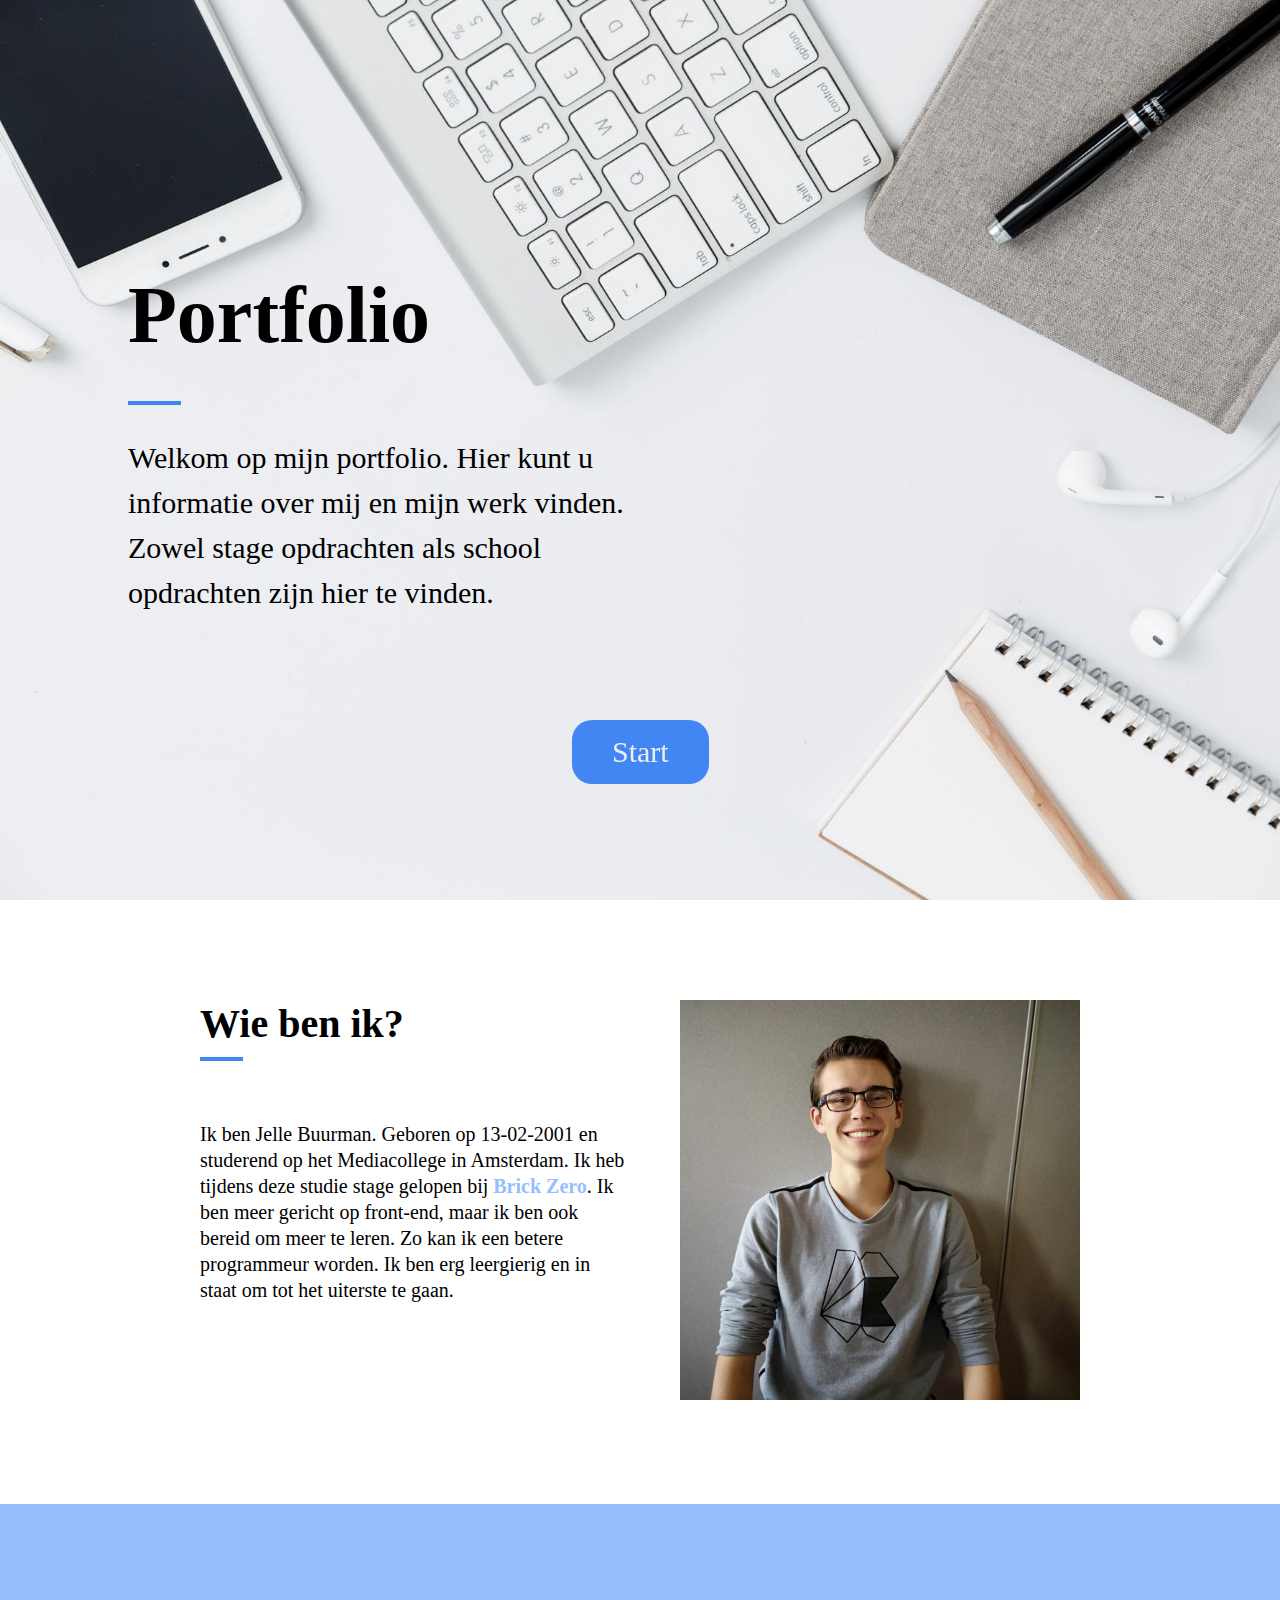
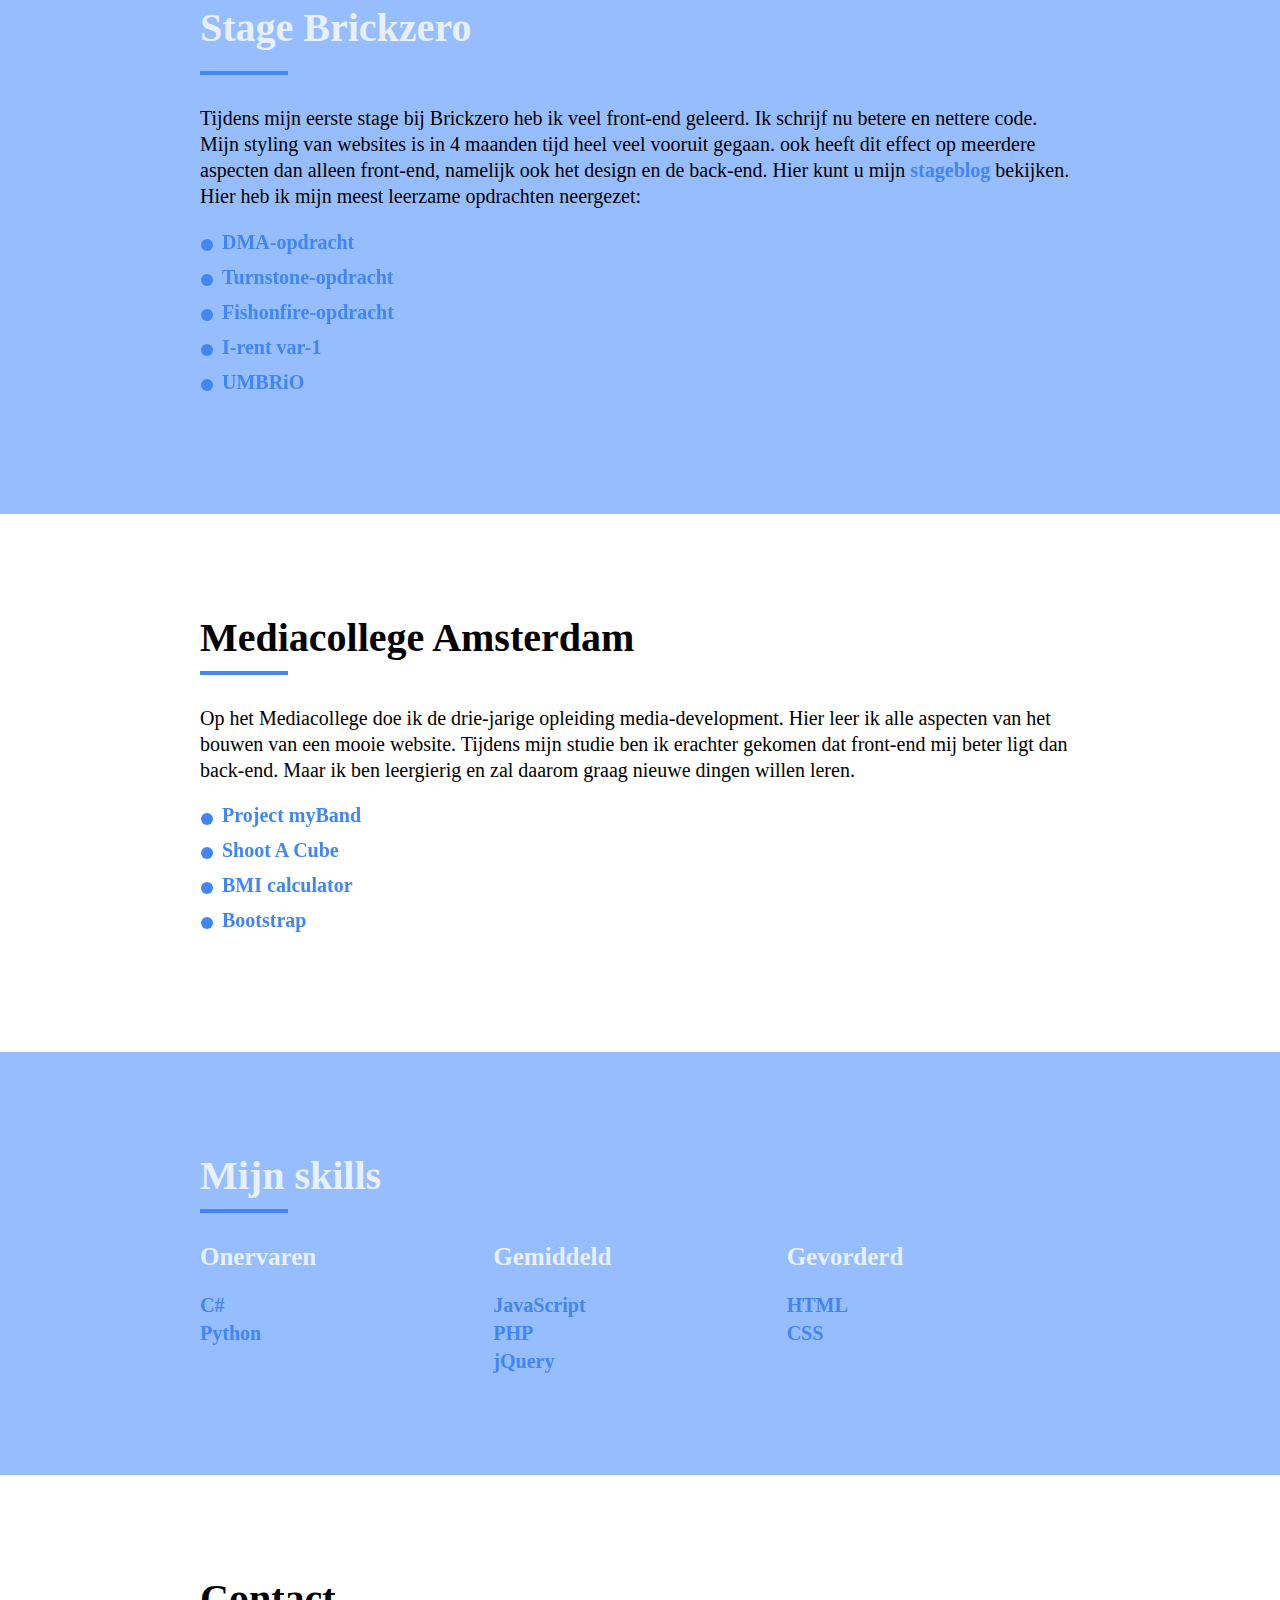
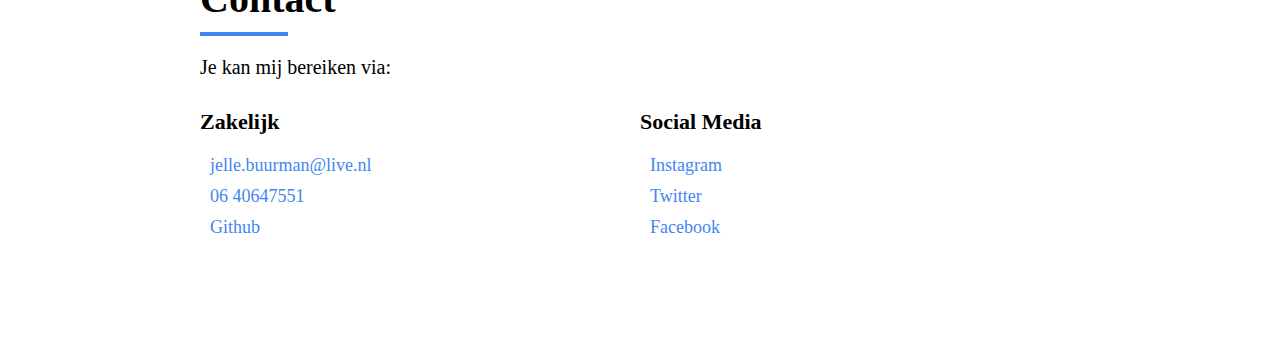
<file: index.html>
<!doctype html>
<html lang="en">
<head>
    <meta charset="UTF-8">
    <meta name="viewport"
          content="width=device-width, user-scalable=no, initial-scale=1.0, maximum-scale=1.0, minimum-scale=1.0">
    <meta http-equiv="X-UA-Compatible" content="ie=edge">
    <meta name="keywords" content="portoflio,school,jelle,buurman,jelle buurman,study,programmer">
    <link rel="stylesheet" href="https://use.fontawesome.com/releases/v5.6.3/css/all.css"
          integrity="sha384-UHRtZLI+pbxtHCWp1t77Bi1L4ZtiqrqD80Kn4Z8NTSRyMA2Fd33n5dQ8lWUE00s/" crossorigin="anonymous">
    <link rel="stylesheet" href="style.css">
    <title>Portfolio Jelle Buurman</title>
</head>
<body>
<div class="top"></div>
<div class="text">
    <div class="textTop">
        Portfolio
    </div>
    <div class="line"></div>
    <div class="textBottom">
        Welkom op mijn portfolio. Hier kunt u informatie over mij en mijn werk vinden. Zowel stage opdrachten als school
        opdrachten zijn hier te vinden.
    </div>
</div>

<div class="button">
    <a href="#overMij">Start</a>
</div>
<div data-aos="fade-right">
    <div class="overMij" id="overMij">
        <div class="overMij-in">
            <div class="left">
                <div class="title">Wie ben ik?</div>
                <div class="line"></div>
                <div class="textBlock">Ik ben Jelle Buurman. Geboren op 13-02-2001 en studerend op het Mediacollege in
                    Amsterdam. Ik heb tijdens deze studie stage gelopen bij <a href="https://brickzero.com" target="_blank">Brick
                        Zero</a>.
                    Ik ben meer gericht op front-end, maar ik ben ook bereid om meer te leren. Zo kan ik een betere
                    programmeur worden. Ik ben erg leergierig en in staat om tot het uiterste te gaan.
                </div>
            </div>
            <div class="right">
                <img src="Ikke.jpg" alt="">
            </div>
        </div>
    </div>
</div>
<div class="uitlegStage">
    <div class="uitlegTop">Stage Brickzero</div>
    <div class="line"></div>
    <div class="uitlegBottom">
        Tijdens mijn eerste stage bij Brickzero heb ik veel front-end geleerd. Ik schrijf nu betere en nettere code.
        Mijn styling van websites is in 4 maanden tijd heel veel vooruit gegaan. ook heeft dit effect op meerdere
        aspecten dan alleen front-end, namelijk ook het design en de back-end. Hier kunt u mijn <a
            href="http://25158.hosts1.ma-cloud.nl/bewijzenmap/periode2.1/cms/WordPressOpdrachten/wordpress/">stageblog</a> bekijken. Hier heb ik mijn meest leerzame
        opdrachten neergezet:
    </div>

    <div class="opdrachtenLijst">
        <div class="lijstBottom">
            <ul>
                <li class="item"><a href="https://jelle-dma.brickzero.style/" target="_blank">DMA-opdracht</a> <i
                        class="fas fa-info-circle"></i>
                    <div class="info">
                        <div class="info-in">Aan het begin van mijn eerste stage bij Brickzero kreeg ik een
                            oefenopdracht.
                            Dit was het namaken van een van hun vorige projecten. Hier heb ik gewerkt met HTML en CSS.
                        </div>
                    </div>
                </li>
                <li class="item"><a href="https://turnstone.brickzero.site/" target="_blank">Turnstone-opdracht</a> <i
                        class="fas fa-info-circle"></i>
                    <div class="info">
                        <div class="info-in">Turnstone was de eerste echte klant waar ik mee aan werkte. Ik heb van deze
                            site verschillende onderdelen gemaakt op front-end.
                        </div>
                    </div>
                </li>
                <li class="item"><a href="https://fishonfire.brickzero.site/" target="_blank">Fishonfire-opdracht</a> <i
                        class="fas fa-info-circle"></i>
                    <div class="info">
                        <div class="info-in">Fishonefire was een lastige site om te maken, omdat deze veel nieuwe
                            aspecten
                            voor mij had. Deze heb ik samen met de andere front-enders in elkaar gezet.
                        </div>
                    </div>
                </li>
                <li class="item"><a href="https://i-rent-huis-variant-1.brickzero.style/" target="_blank">I-rent
                    var-1</a>
                    <i
                            class="fas fa-info-circle"></i>
                    <div class="info">
                        <div class="info-in">Met i-rent hebben wij 3 sites moeten maken. Dit is variant 1. Dit was
                            anders
                            werken omdat wij met vooraf gedefineerde kleuren werkten.
                        </div>
                    </div>
                </li>
                <li class="item"><a href="https://umbrio.brickzero.site/" target="_blank">UMBRiO</a> <i
                        class="fas fa-info-circle"></i>
                    <div class="info">
                        <div class="info-in">UBRiO was een toffe opdracht. Dit vind ik zelf de mooiste site waar ik mee
                            heb
                            geholpen om te stylen. Deze site heeft veel jQuery effecten wat ik ook heb toegepast.
                        </div>
                    </div>
                </li>
            </ul>
        </div>
    </div>
</div>

<div class="uitlegSchool">
    <div class="schoolTop">Mediacollege Amsterdam</div>
    <div class="line"></div>
    <div class="schoolBottom">
        Op het Mediacollege doe ik de drie-jarige opleiding media-development. Hier leer ik alle aspecten van het bouwen
        van een mooie website. Tijdens mijn studie ben ik erachter gekomen dat front-end mij beter ligt dan back-end.
        Maar ik ben leergierig en zal daarom graag nieuwe dingen willen leren.
    </div>
    <div class="opdrachtenLijst">
        <div class="lijstBottom">
            <ul>
                <li class="item"><a
                        href="http://25158.hosts1.ma-cloud.nl/bewijzenmap/jaar1/periode1.4/proj/myBand/public/index.php"
                        target="_blank">Project myBand</a> <i
                        class="fas fa-info-circle"></i>
                    <div class="info">
                        <div class="info-in">
                            Deze site was een opdracht aan het einde van leerjaar 1. Dit is gemaakt in smarty. Zelf ben
                            ik trots qua back-end maar de front-end kon beter wat mij betreft.
                        </div>
                    </div>
                </li>
                <li class="item"><a href="http://25158.hosts1.ma-cloud.nl/bewijzenmap/jaar1/periode1.3/dvt/ShootACubeBuild/index.html" target="_blank">Shoot A Cube</a> <i
                        class="fas fa-info-circle"></i>
                    <div class="info">
                        <div class="info-in">
                            In leerjaar 1 ben ik ook 1 periode game development gaan doen. Dit was mijn leukste project.
                            Het is gemaakt in Unity en C#. Naast dat ik media development leuker vind, vond ik dit een
                            super leuke opdracht om te maken.
                        </div>
                    </div>
                </li>
                <li class="item"><a href="http://25158.hosts1.ma-cloud.nl/bewijzenmap/jaar1/periode1.3/bap/opdracht5/" target="_blank">BMI calculator</a> <i
                        class="fas fa-info-circle"></i>
                    <div class="info">
                        <div class="info-in">
                            Aan het einde van leerjaar 1 kregen wij de opdracht om doormiddel van php een bmi calculator
                            te maken. Ik ben trots op het resultaat en kreeg hier ook een goed cijfer voor. Wel is de
                            front-end iets minder.
                        </div>
                    </div>
                </li>
                <li class="item"><a href="http://25158.hosts1.ma-cloud.nl/bewijzenmap/periode2.1/fro/bootstrap/" target="_blank">Bootstrap</a>
                    <i class="fas fa-info-circle"></i>
                    <div class="info">
                        <div class="info-in">
                            In leerjaar 2 kregen wij de opdracht om met bootstrap te werken. Na even uitvogelen hoe dat
                            precies werkt, lukte het me al snel om het onder de knie te krijgen. Ik ben trots op het
                            resultaat wat ik heb opgeleverd.
                        </div>
                    </div>
                </li>
            </ul>
        </div>
    </div>
</div>
<div class="skills">
    <div class="skillsTop">Mijn skills</div>
    <div class="line"></div>
    <div class="skillsBottom">
        <div class="onervaren skillPoint">
            <div class="skillTitle">Onervaren</div>
            <div class="skillSubs">C# Python</div>
        </div>
        <div class="gemiddeld skillPoint">
            <div class="skillTitle">Gemiddeld</div>
            <div class="skillSubs">JavaScript PHP jQuery</div>
        </div>
        <div class="gevorderd skillPoint">
            <div class="skillTitle">Gevorderd</div>
            <div class="skillSubs">HTML CSS</div>
        </div>
    </div>
</div>

<div class="contact">
    <div class="contactTop">Contact</div>
    <div class="line"></div>
    <div class="contactMid">
        Je kan mij bereiken via:
    </div>
    <div class="contactBottom">
        <div class="contactLinks">
            <div class="contactLinksTop">Zakelijk</div>
            <a href="mailto:jelle.buurman@live.nl"><i class="fas fa-envelope"></i>jelle.buurman@live.nl</a>
            <a href="tel:0640647551"><i class="fas fa-phone"></i>06 40647551</a>
            <a href="https://github.com/ItsGelle" target="_blank"><i class="fab fa-github"></i>Github</a>
        </div>
        <div class="contactSocialMedia">
            <div class="contactSocialMediaTop">Social Media</div>
            <a href="https://www.instagram.com/jellebuurman/" target="_blank"><i class="fab fa-instagram"></i> Instagram</a>
            <a href="https://twitter.com/ItsJelle__" target="_blank"><i class="fab fa-twitter-square"></i> Twitter</a>
            <a href="https://www.facebook.com/jelle.buurman.9" target="_blank"><i class="fab fa-facebook-square"></i> Facebook</a>
        </div>
    </div>
</div>

</body>
</html>
</file>
<file: style.css>
html {
    scroll-behavior: smooth;
}

body {
    margin: 0;
    font-family: Verdana !important;
}

a {
    text-decoration: none;
    color: unset;
}

.top {
    position: relative;
    min-height: 100vh;
    background: url("IMG_Work_Final_USE.jpeg") no-repeat center fixed;
    background-size: cover;
    width: 100%;
}

.button {
    position: absolute;
    top: 80%;
    left: 0;
    right: 0;
    text-align: center;

}

.button a {
    background-color: #4286f4;
    padding: 15px 40px;
    font-size: 30px;
    color: #eee;
    border-radius: 20px;
    overflow: hidden;
}

.button a {
    display: inline-block;
    vertical-align: middle;
    -webkit-transform: perspective(1px) translateZ(0);
    transform: perspective(1px) translateZ(0);
    box-shadow: 0 0 1px rgba(0, 0, 0, 0);
    position: relative;
    -webkit-transition-property: color;
    transition-property: color;
    -webkit-transition-duration: 0.3s;
    transition-duration: 0.3s;
}
.button a:before {
    content: "";
    position: absolute;
    z-index: -1;
    top: 0;
    bottom: 0;
    left: 0;
    right: 0;
    background: #eee;
    -webkit-transform: scaleX(0);
    transform: scaleX(0);
    -webkit-transform-origin: 50%;
    transform-origin: 50%;
    -webkit-transition-property: transform;
    transition-property: transform;
    -webkit-transition-duration: 0.3s;
    transition-duration: 0.3s;
    -webkit-transition-timing-function: ease-out;
    transition-timing-function: ease-out;
}
.button a:hover, .button a:focus, .button a:active {
    color: #4286f4;
}
.button a:hover:before, .button a:focus:before, .button a:active:before {
    -webkit-transform: scaleX(1);
    transform: scaleX(1);
}

.text {
    position: absolute;
    top: 30%;
    left: 10%;
    animation: onLoad-top 3s;
}

.text .line {
    margin-bottom: 30px;
}

.textTop {
    font-size: 80px;
    margin-bottom: 40px;
    font-weight: 700;
}

.textBottom {
    max-width: 530px;
    font-size: 30px;
    line-height: 1.5em;
}

.textBottom a {
    text-decoration: underline;
    color: #4286f4;
}


.overMij {
    position: relative;
    min-height: 300px;
    padding: 100px 200px;
    animation: onLoad 3s;
}

.overMij-in {
    display: table;
    width: 100%;
}

.overMij-in .left,
.overMij-in .right {
    display: table-cell;
    vertical-align: middle;
}

.overMij-in .left {
    vertical-align: top;
    padding-right: 50px;
}

.overMij-in .right img {
    max-width: 400px;
}

.overMij .title {
    font-size: 40px;
    font-weight: 600;
    position: relative;
    margin-bottom: 10px;
}

.line {
    width: 10%;
    height: 4px;
    background-color: #4286f4;
    margin-bottom: 60px;
}

.overMij .textBlock {
    font-size: 20px;
    max-width: 600px;
    line-height: 1.3em;
}

.overMij a {
    font-weight: 600;
    color: #96beff;
    transition: 200ms color ease-in-out;
}

.overMij a:hover {
    color: #000;
}

.uitlegStage {
    position: relative;
    padding: 100px 200px;
    background-color: #96beff;
    animation: onLoad-right 3s;
}

.uitlegTop {
    margin-bottom: 20px;
    font-size: 40px;
    font-weight: 600;
    color: #e8f0ff;
}

.uitlegBottom a {
    font-weight: 600;
    color: #4286f4;
    transition: 200ms color ease-in-out;
}

.uitlegBottom a:hover {
    color: #000;
}

.uitlegStage .line {
    margin-bottom: 30px;
}

.uitlegStage .uitlegBottom {
    max-width: 1000px;
    font-size: 20px;
    line-height: 1.3em;
}

.opdrachtenLijst {
    position: relative;
    right: 18px;
}

ul {
    list-style: none;
    color: #4286f4;
    font-weight: 600;
    font-size: 20px;
}

li {
    position: relative;
    max-width: 260px;
    margin-bottom: 10px;
}

.item:before {
    position: absolute;
    content: "";
    width: 12px;
    height: 12px;
    background-color: #4286f4;
    top: 10px;
    left: -21px;
    border-radius: 20px;
}

li a  {
    display: inline-block;
    vertical-align: middle;
    -webkit-transform: perspective(1px) translateZ(0);
    transform: perspective(1px) translateZ(0);
    box-shadow: 0 0 1px rgba(0, 0, 0, 0);
    position: relative;
    overflow: hidden;
}
li a:before {
    content: "";
    position: absolute;
    z-index: -1;
    left: 0;
    right: 100%;
    bottom: 0;
    background: #4286f4;
    height: 4px;
    -webkit-transition-property: right;
    transition-property: right;
    -webkit-transition-duration: 0.3s;
    transition-duration: 0.3s;
    -webkit-transition-timing-function: ease-out;
    transition-timing-function: ease-out;
}
li a:hover:before, li a:focus:before, li a:active:before {
    right: 50%;
}

li i {
    position: relative;
    top: 5px;
    cursor: help;
    float: right;
}

.info {
    position: absolute;
    top: 0;
    left: 92%;
    opacity: 0;
    z-index: 10;
    transition: opacity 200ms ease-in-out;
}

.info-in {
    width: 350px;
    background-color: #4286f4;
    color: #fff;
    padding: 20px;
    border-radius: 20px;
}

li:hover .info{
    opacity: 1;
}

.uitlegSchool {
    position: relative;
    padding: 100px 200px;
    animation: onLoad 3s;
}

.uitlegSchool .schoolTop {
    font-size: 40px;
    font-weight: 600;
    margin-bottom: 10px;
}

.uitlegSchool .line {
    margin-bottom: 30px;
}

.uitlegSchool .schoolBottom {
    max-width: 1000px;
    line-height: 1.3em;
    font-size: 20px;
}

.skills {
    position: relative;
    padding: 100px 200px;
    background-color: #96beff;
    animation: onLoad-right 3s;
}

.skillsTop {
    margin-bottom: 10px;
    font-size: 40px;
    font-weight: 600;
    color: #e8f0ff;
}

.skills .line {
    margin-bottom: 30px;
}

.skillsBottom {
    display: table;
    table-layout: fixed;
    width: 100%;
}

.skillPoint {
    display: table-cell;
}

.skillPoint .skillTitle {
    font-size: 25px;
    font-weight: 600;
    margin-bottom: 20px;
    color: #e8f0ff;
}

.skillPoint .skillSubs {
    max-width: 40px;
    line-height: 1.4em;
    color: #4286f4;
    font-size: 20px;
    font-weight: 600;
}

.contact {
    position: relative;
    padding: 100px 200px;
    animation: onLoad 3s;
}

.contactTop {
    margin-bottom: 10px;
    font-size: 40px;
    font-weight: 600;
}

.contact .line {
    margin-bottom: 20px;
}

.contactMid {
    margin-bottom: 30px;
    font-size: 20px;
}

.contactBottom {
    display: table;
    table-layout: fixed;
    width: 100%;
}

.contactLinks,
.contactSocialMedia {
    display: table-cell;
    padding-right: 20px;
}

.contactLinksTop,
.contactSocialMediaTop {
    margin-bottom: 20px;
    font-size: 22px;
    font-weight: 600;
}

.contactBottom a {
    margin-bottom: 10px;
    display: block;
    margin-left: 10px;
    color: #4286f4;
    transition: color 200ms ease-in-out;
    font-size: 18px;
    font-weight: 500;
}

.contactBottom a:last-child {
    margin-bottom: 0;
}

.contactBottom a:hover {
    color: #000;
}

.contactBottom i {
    position: relative;
    right: 10px;
}

@media screen and (max-width: 1224px) {

    .overMij {
        min-height: 300px;
        padding: 70px 150px;
    }

    .overMij .right img {
        max-width: 300px;
    }

    .uitlegStage {
        padding: 70px 150px;
    }

    .uitlegSchool {
        padding: 70px 150px;
    }

    .skills {
        padding: 70px 150px;
    }

    .contact {
        padding: 70px 150px;
    }
}

@media screen and (max-width: 1024px) {

    .overMij {
        min-height: 200px;
        padding: 40px 80px;
    }

    .overMij .right img {
        max-width: 250px;
    }

    .uitlegStage {
        padding: 40px 80px;
    }

    .uitlegSchool {
        padding: 40px 80px;
    }

    .skills {
        padding: 40px 80px;
    }

    .contact {
        padding: 40px 80px;
    }
}

@media screen and (max-width: 768px) {

    .overMij {
        min-height: 200px;
        padding: 20px 40px;
    }

    .overMij-in {
        display: table;
        width: 100%;
    }

    .overMij-in .left,
    .overMij-in .right {
        display: block;
    }

    .overMij .left {
        margin-bottom: 20px;
    }

    .overMij .right img {
        max-width: 500px;
        width: 100%;
    }

    .uitlegStage {
        padding: 20px 40px;
    }

    li i {
        display: none !important;
    }

    .info {
        display: none;
    }

    .uitlegSchool {
        padding: 20px 40px;
    }

    .skills {
        padding: 20px 40px;
    }

    .skillsBottom,
    .skillPoint {
        display: block;
    }

    .skillPoint {
        margin-bottom: 40px;
    }

    .skillPoint:last-child {
        margin: 0;
    }

    .contact {
        padding: 20px 40px;
    }

    .contactBottom,
    .contactLinks, .contactSocialMedia {
        display: block;
    }

    .contactLinks {
        margin-bottom: 40px;
    }
}

@media screen and (max-width: 480px) {

    .textTop {
        font-size: 60px;
    }

    .textBottom {
        font-size: 20px;
    }

    .button {
        top: 65%;
    }

    .overMij {
        min-height: auto;
        padding: 10px 20px;
    }

    .uitlegStage {
        padding: 10px 20px;
    }

    .uitlegSchool {
        padding: 10px 20px;
    }

    .skills {
        padding: 10px 20px;
    }

    .skillPoint {
        margin-bottom: 20px;
    }

    .contact {
        padding: 10px 20px;
    }
}

@keyframes onLoad-top {
    from { opacity: 0; left: -200px}
    to   { opacity: 1; left: 10%;}
}

/* Firefox < 16 */
@-moz-keyframes onLoad-top {
    from { opacity: 0; left: -200px}
    to   { opacity: 1; left: 10%;}
}

/* Safari, Chrome and Opera > 12.1 */
@-webkit-keyframes onLoad-top {
    from { opacity: 0; left: -200px}
    to   { opacity: 1; left: 10%;}
}

/* Internet Explorer */
@-ms-keyframes onLoad-top {
    from { opacity: 0; left: -200px}
    to   { opacity: 1; left: 10%;}
}

@keyframes onLoad {
    from { opacity: 0; left: -200px}
    to   { opacity: 1; left: 0px;}
}

/* Firefox < 16 */
@-moz-keyframes onLoad {
    from { opacity: 0; left: -200px}
    to   { opacity: 1; left: 0px;}
}

/* Safari, Chrome and Opera > 12.1 */
@-webkit-keyframes onLoad {
    from { opacity: 0; left: -200px}
    to   { opacity: 1; left: 0px;}
}

/* Internet Explorer */
@-ms-keyframes onLoad {
    from { opacity: 0; left: -200px}
    to   { opacity: 1; left: 0px;}
}

/*   RIGHT   */

@keyframes onLoad-right {
    from { opacity: 0; right: -200px}
    to   { opacity: 1; right: 0px;}
}

/* Firefox < 16 */
@-moz-keyframes onLoad-right {
    from { opacity: 0; right: -200px}
    to   { opacity: 1; right: 0px;}
}

/* Safari, Chrome and Opera > 12.1 */
@-webkit-keyframes onLoad-right {
    from { opacity: 0; right: -200px}
    to   { opacity: 1; right: 0px;}
}

/* Internet Explorer */
@-ms-keyframes onLoad-right {
    from { opacity: 0; right: -200px}
    to   { opacity: 1; right: 0px;}
}
</file>
